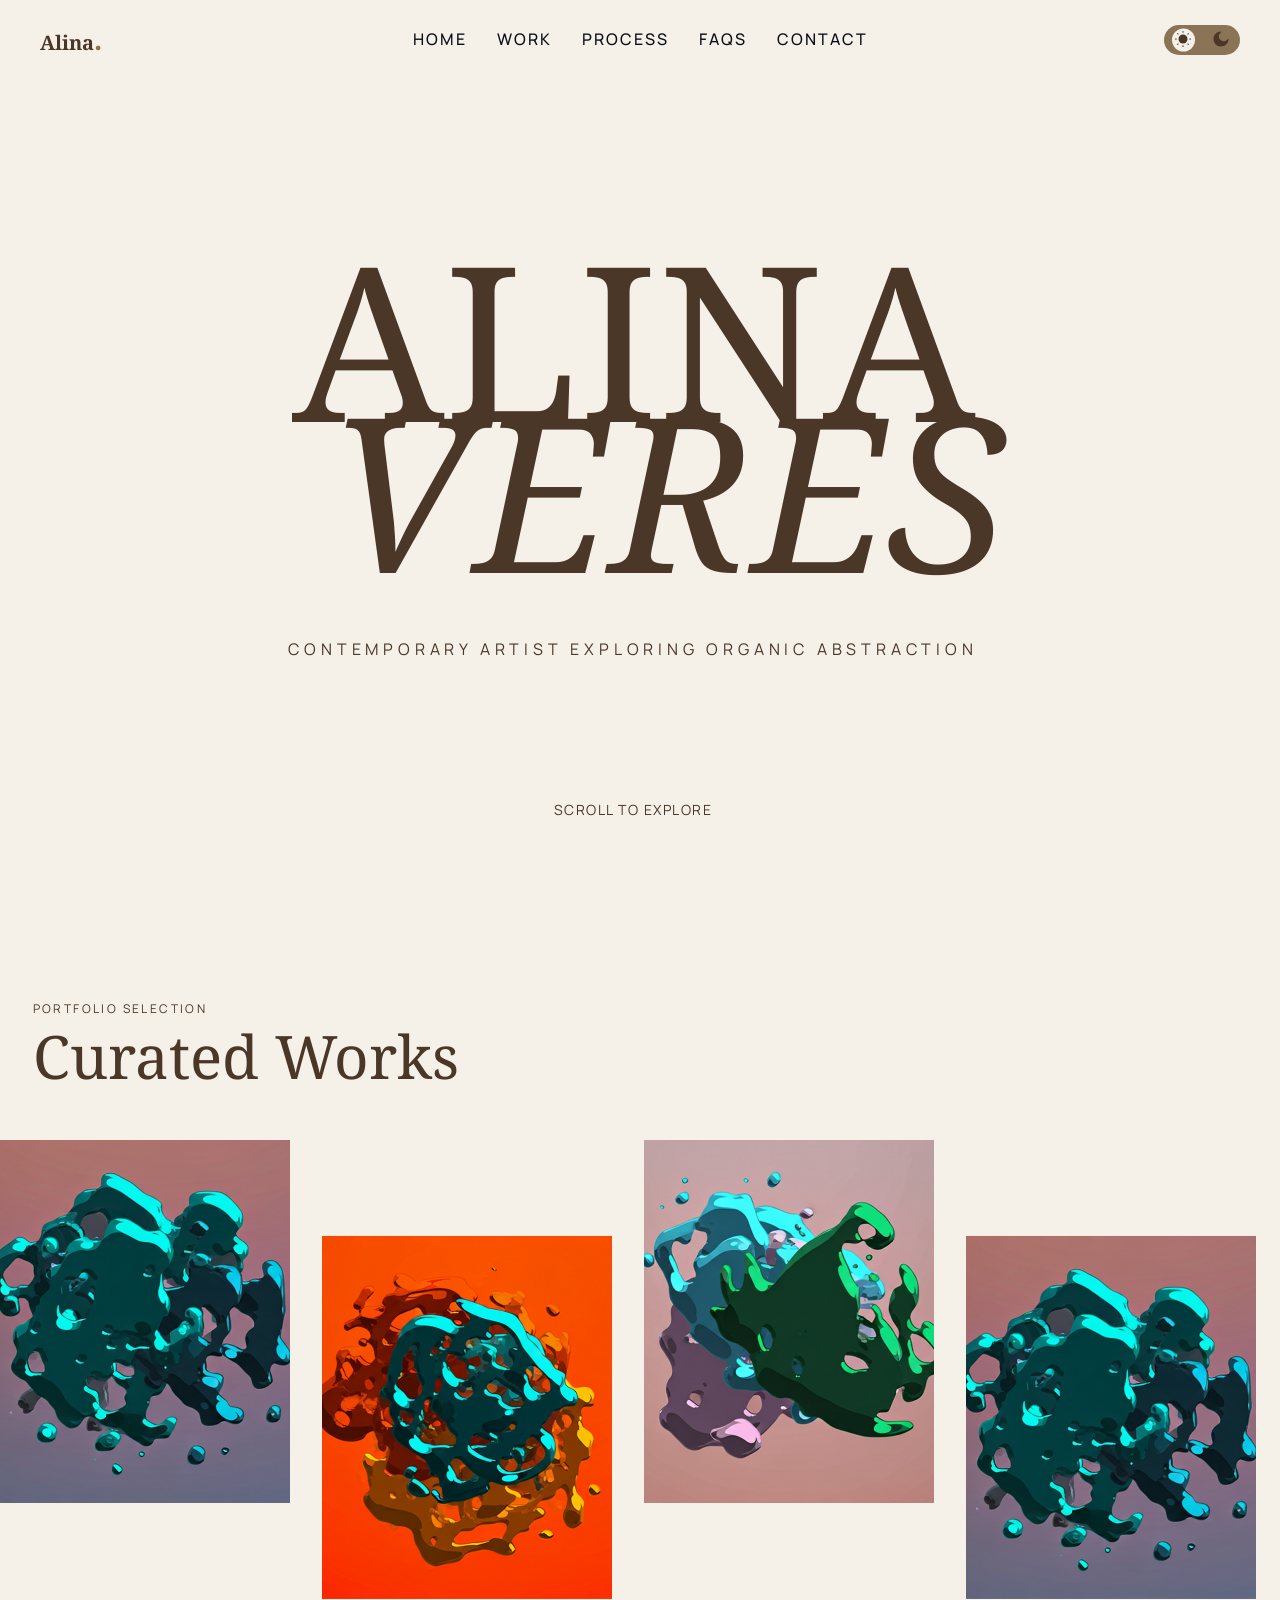
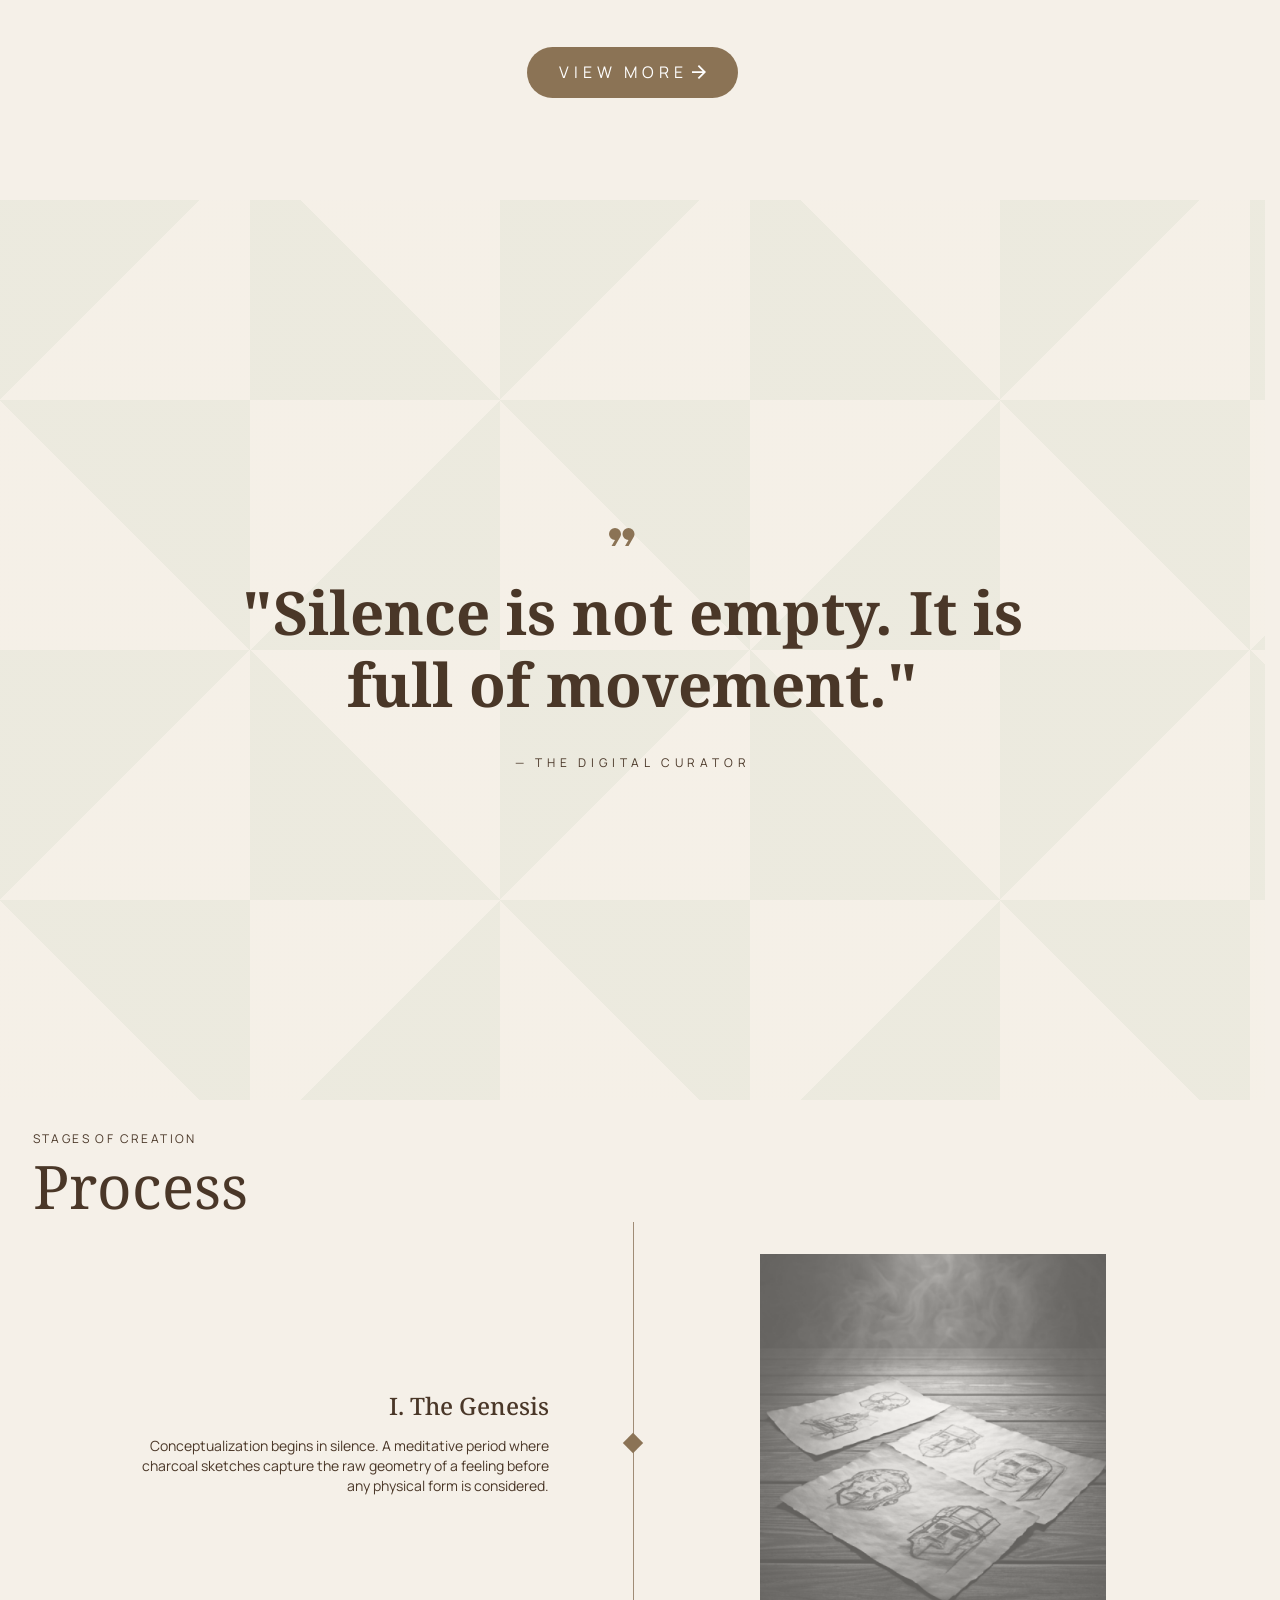
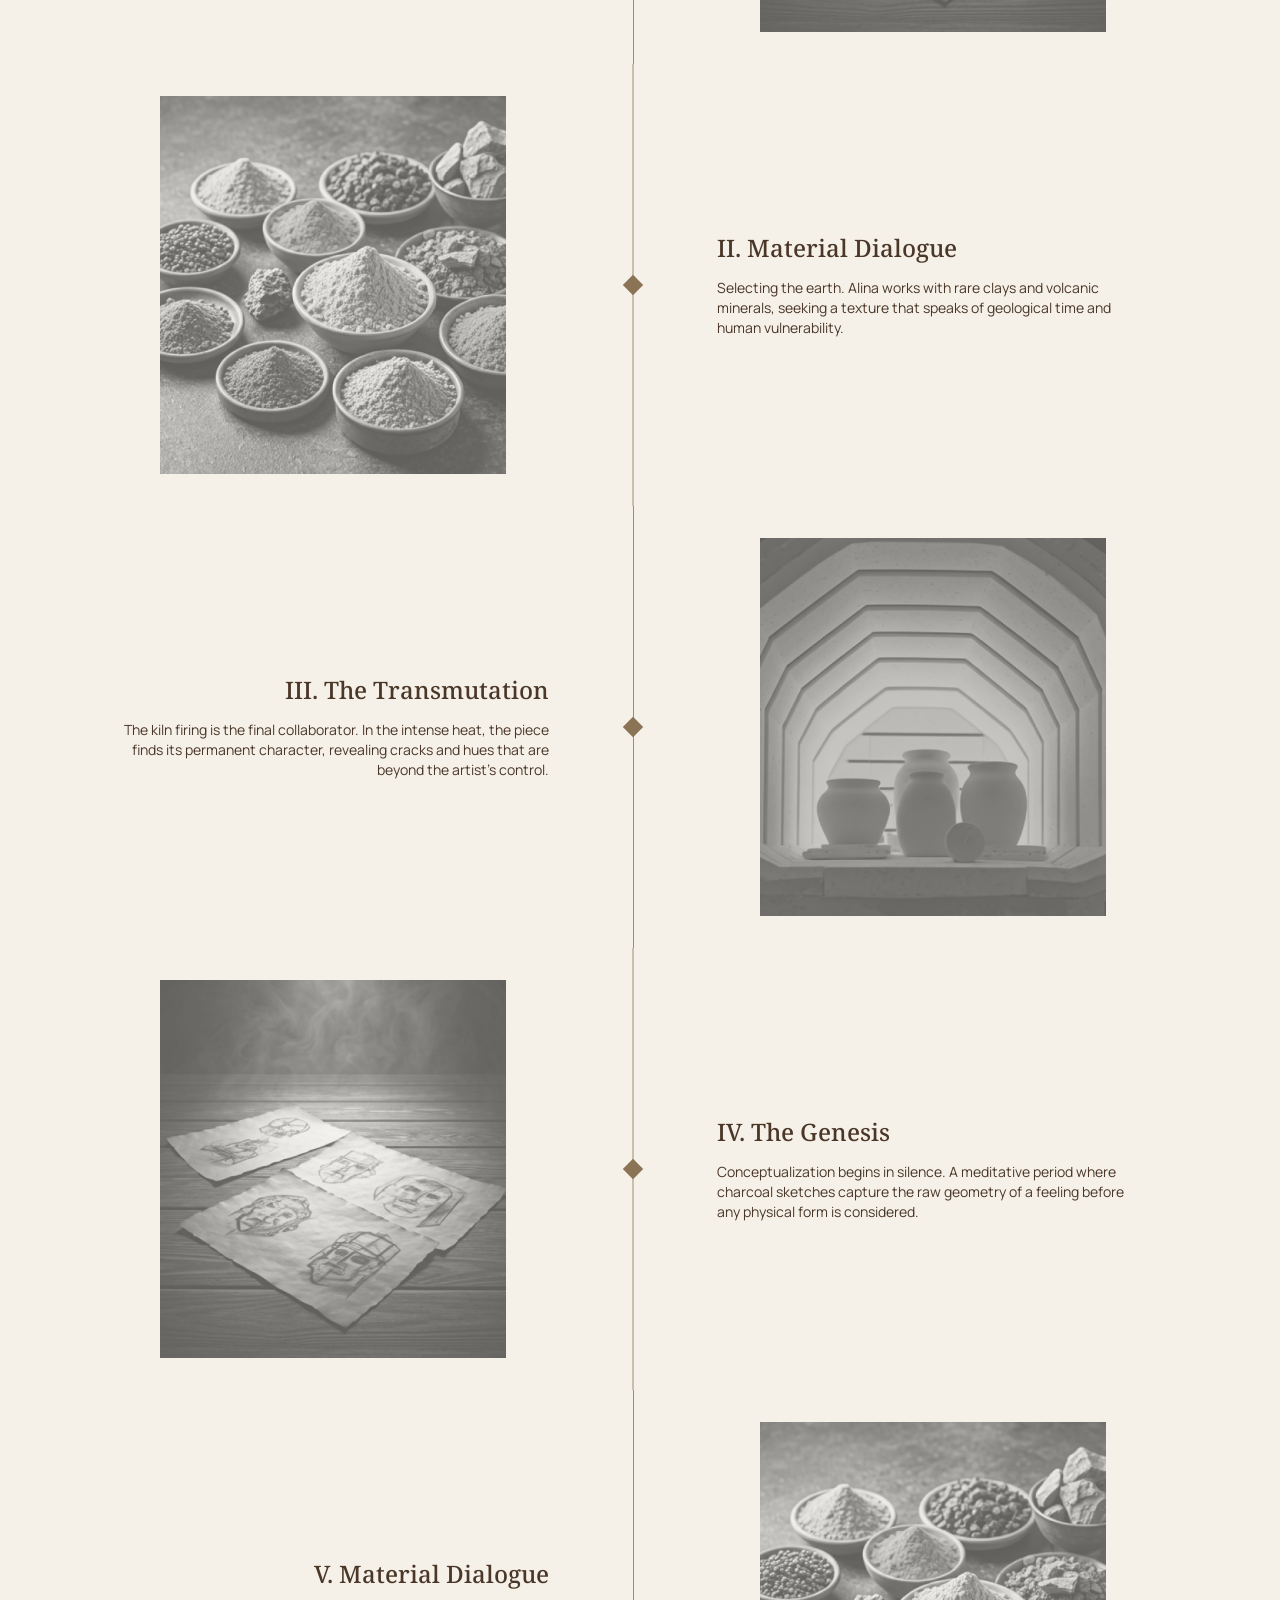
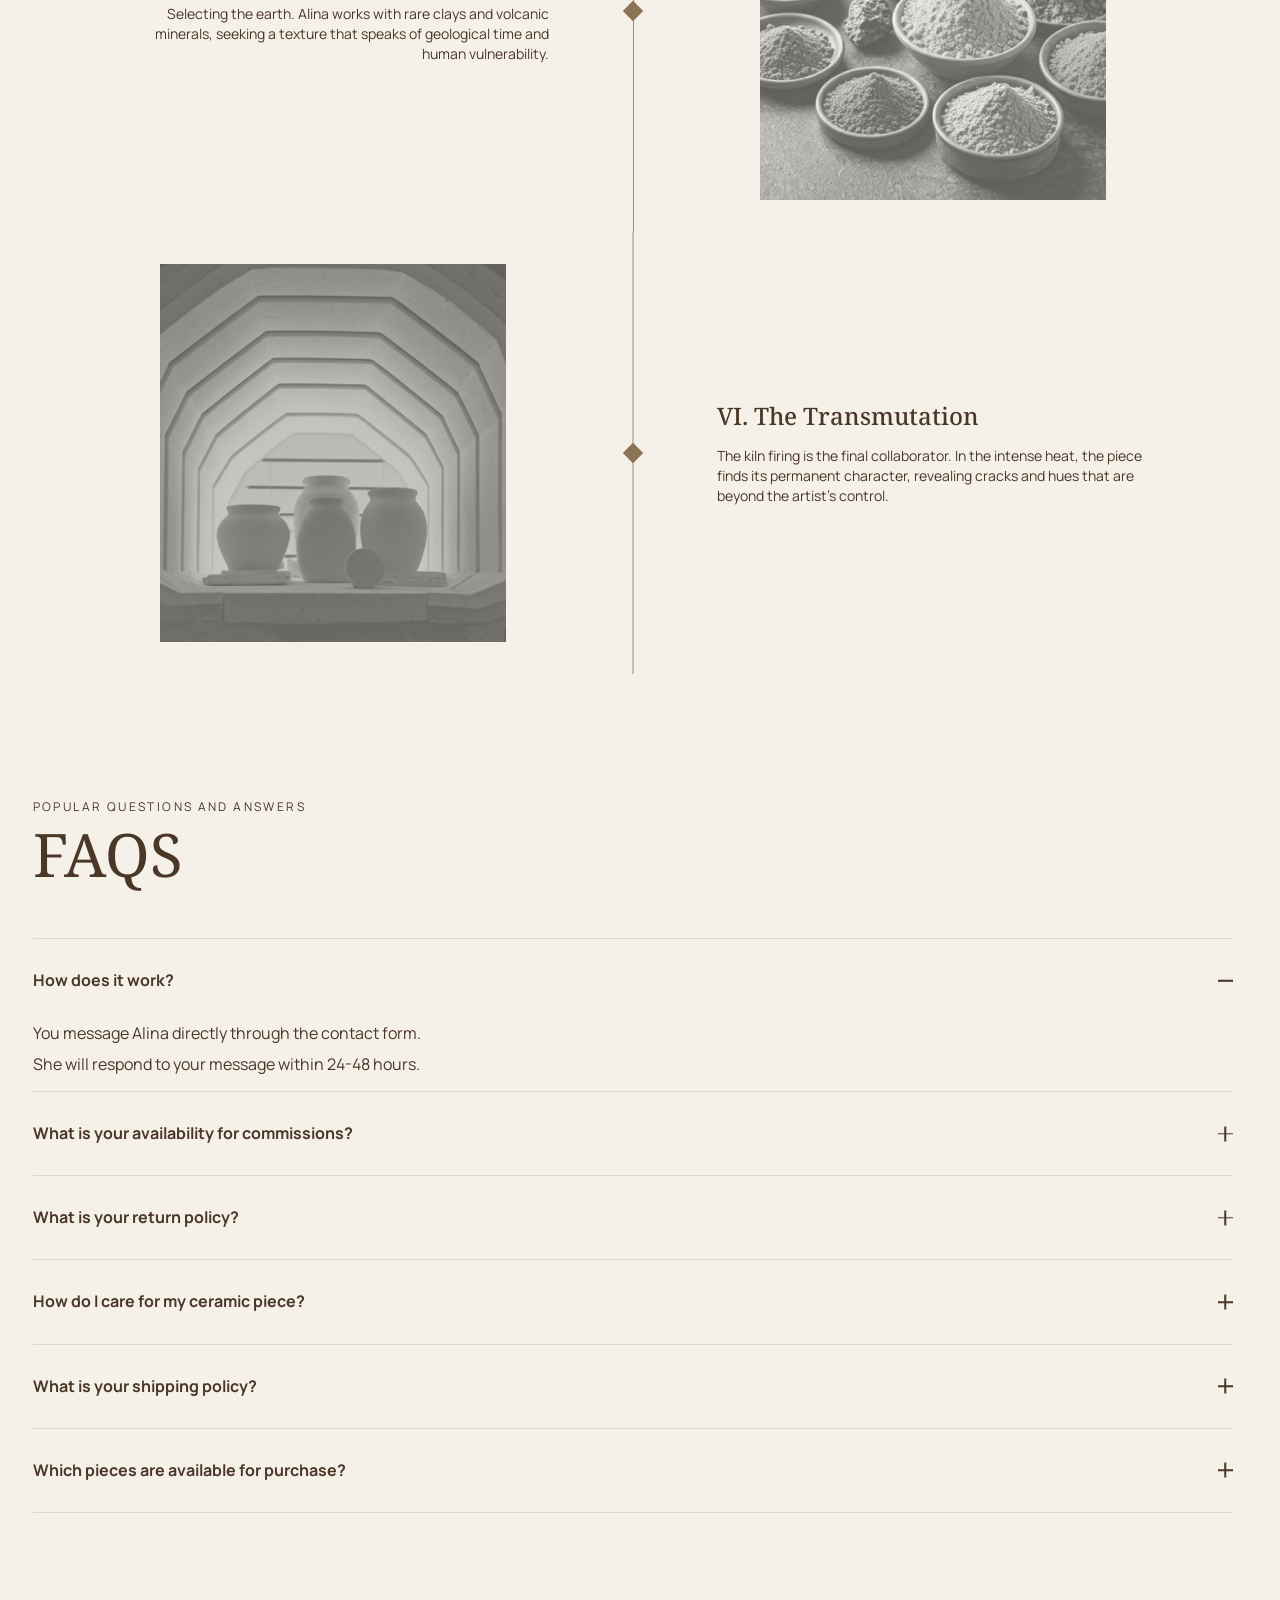
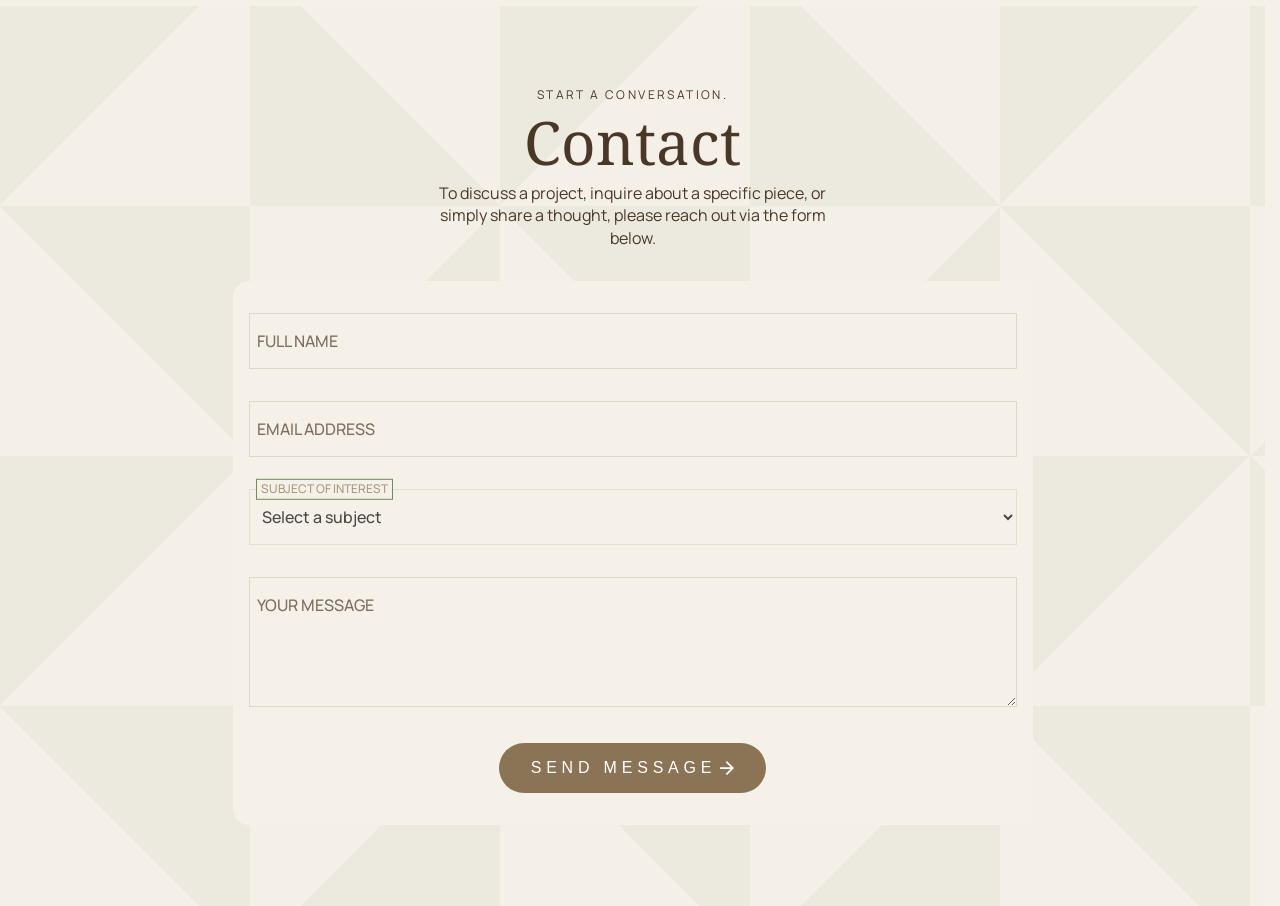
<file: index.html>
<!DOCTYPE html>
<html lang="en">

<head>
	<meta charset="UTF-8">
	<meta name="viewport" content="width=device-width, initial-scale=1.0">
	<link rel="preconnect" href="https://fonts.googleapis.com">
	<link rel="preconnect" href="https://fonts.gstatic.com" crossorigin>
	<link href="https://fonts.googleapis.com/css2?family=Noto%20Serif:wght@400;500;700&display=swap" rel="stylesheet">
	<link href="https://fonts.googleapis.com/css2?family=Manrope:wght@400;500;700&display=swap" rel="stylesheet">
	<link rel="stylesheet" href="styles/main.css">
	<title>Document</title>
</head>

<body>
	<div class="wrapper">
		<header class="header">
			<div class="header__container">
				<a href="#" aria-label="Logotype" class="header__logo"> Alina <span>.</span>
				</a>
				<nav class="header__nav">
					<ul class="header__menu menu">
						<li class="menu__item">
							<a href="#" class="menu__link">Home</a>
						</li>
						<li class="menu__item">
							<a href="#work" class="menu__link">Work</a>
						</li>
						<li class="menu__item">
							<a href="#process" class="menu__link">Process</a>
						</li>
						<li class="menu__item">
							<a href="#faqs" class="menu__link">FAQs</a>
						</li>
						<li class="menu__item">
							<a href="#contact" class="menu__link">Contact</a>
						</li>
					</ul>
				</nav>
				<div class="header__actions actions-header">
					<div class="actions-header__toggle-theme theme-toggle">
						<label tabindex="0" aria-label="Toggle Light Theme">
							<input class="sr-only" name="color-scheme" value="light" type="radio">
							<svg>
								<use xlink:href="assets/svg-sprite.svg#sun"></use>
							</svg>
						</label>
						<label tabindex="0" aria-label="Toggle Dark Theme">
							<input class="sr-only" name="color-scheme" value="dark" type="radio">
							<svg>
								<use xlink:href="assets/svg-sprite.svg#moon"></use>
							</svg>
						</label>
					</div>
				</div>
			</div>
		</header>
		<main>
			<section class="hero">
				<div class="hero__container">
					<div class="hero__body anim" style="--i: 1">
						<h1 class="hero__title">Alina <span>Veres</span></h1>
						<p class="hero__subtitle">CONTEMPORARY ARTIST EXPLORING ORGANIC ABSTRACTION</p>
					</div>
					<a href="#work" class="hero__scroll-link anim" style="--i: 3">Scroll to explore</a>
				</div>
			</section>
			<section id="work" class="work">
				<div class="work__container">
					<div class="heading-block anim">
						<div class="heading-block__label">PORTFOLIO SELECTION</div>
						<h2 class="heading-block__title">Curated Works</h2>
					</div>
				</div>
				<ul class="work__carousel carousel anim">
					<li class="carousel__slide anim" style="--i: 1">
						<div class="carousel__image">
							<img src="assets/img/work/01.jpg" alt="Image 1">
						</div>
					</li>
					<li class="carousel__slide anim" style="--i: 2">
						<div class="carousel__image">
							<img src="assets/img/work/02.jpg" alt="Image 1">
						</div>
					</li>
					<li class="carousel__slide anim" style="--i: 3">
						<div class="carousel__image">
							<img src="assets/img/work/03.jpg" alt="Image 1">
						</div>
					</li>
					<li class="carousel__slide anim" style="--i: 4">
						<div class="carousel__image">
							<img src="assets/img/work/01.jpg" alt="Image 1">
						</div>
					</li>
					<li class="carousel__slide anim" style="--i: 5">
						<div class="carousel__image">
							<img src="assets/img/work/02.jpg" alt="Image 1">
						</div>
					</li>
					<li class="carousel__slide anim" style="--i: 6">
						<div class="carousel__image">
							<img src="assets/img/work/03.jpg" alt="Image 1">
						</div>
					</li>
					<li class="carousel__slide anim" style="--i: 7">
						<div class="carousel__image">
							<img src="assets/img/work/01.jpg" alt="Image 1">
						</div>
					</li>
					<li class="carousel__slide anim" style="--i: 8">
						<div class="carousel__image">
							<img src="assets/img/work/02.jpg" alt="Image 1">
						</div>
					</li>
					<li class="carousel__slide anim" style="--i: 9">
						<div class="carousel__image">
							<img src="assets/img/work/03.jpg" alt="Image 1">
						</div>
					</li>
				</ul>
				<a href="work.html" class="work__link button anim"> View more <svg>
						<use class="icon" xlink:href="assets/svg-sprite.svg#chevron"></use>
					</svg>
				</a>
			</section>
			<section class="quote quote--gradient-bg">
				<div class="quote__container">
					<svg class="anim">
						<use xlink:href="assets/svg-sprite.svg#quote"></use>
					</svg>
					<blockquote class="quote__body">
						<h2 class="anim">"Silence is not empty. It is full of movement."</h2>
						<cite class="quote__author anim">— THE DIGITAL CURATOR</cite>
					</blockquote>
				</div>
			</section>
			<section id="process" class="process">
				<div class="process__container">
					<div class="heading-block anim">
						<div class="heading-block__label">STAGES OF CREATION</div>
						<h2 class="heading-block__title">Process</h2>
					</div>
					<ul class="process__steps steps-process">
						<li class="steps-process__item" data-step="1">
							<div class="steps-process__content anim">
								<h3 class="steps-process__title">The Genesis</h3>
								<div class="step-process__desc">
									<p>Conceptualization begins in silence. A meditative period where charcoal sketches capture the raw geometry of a feeling before any physical form is considered.</p>
								</div>
							</div>
							<div class="steps-process__image anim">
								<img src="assets/img/process/01.png" alt="The Genesis">
							</div>
						</li>
						<li class="steps-process__item" data-step="2">
							<div class="steps-process__content anim">
								<h3 class="steps-process__title">Material Dialogue</h3>
								<div class="step-process__desc">
									<p>Selecting the earth. Alina works with rare clays and volcanic minerals, seeking a texture that speaks of geological time and human vulnerability. </p>
								</div>
							</div>
							<div class="steps-process__image anim">
								<img src="assets/img/process/02.png" alt="Material Dialogue">
							</div>
						</li>
						<li class="steps-process__item" data-step="3">
							<div class="steps-process__content anim">
								<h3 class="steps-process__title">The Transmutation</h3>
								<div class="step-process__desc">
									<p>The kiln firing is the final collaborator. In the intense heat, the piece finds its permanent character, revealing cracks and hues that are beyond the artist's control. </p>
								</div>
							</div>
							<div class="steps-process__image anim">
								<img src="assets/img/process/03.png" alt="The Transmutation">
							</div>
						</li>
						<li class="steps-process__item" data-step="4">
							<div class="steps-process__content anim">
								<h3 class="steps-process__title">The Genesis</h3>
								<div class="step-process__desc">
									<p>Conceptualization begins in silence. A meditative period where charcoal sketches capture the raw geometry of a feeling before any physical form is considered.</p>
								</div>
							</div>
							<div class="steps-process__image anim">
								<img src="assets/img/process/01.png" alt="The Genesis">
							</div>
						</li>
						<li class="steps-process__item" data-step="5">
							<div class="steps-process__content anim">
								<h3 class="steps-process__title">Material Dialogue</h3>
								<div class="step-process__desc">
									<p>Selecting the earth. Alina works with rare clays and volcanic minerals, seeking a texture that speaks of geological time and human vulnerability. </p>
								</div>
							</div>
							<div class="steps-process__image anim">
								<img src="assets/img/process/02.png" alt="Material Dialogue">
							</div>
						</li>
						<li class="steps-process__item" data-step="6">
							<div class="steps-process__content anim">
								<h3 class="steps-process__title">The Transmutation</h3>
								<div class="step-process__desc">
									<p>The kiln firing is the final collaborator. In the intense heat, the piece finds its permanent character, revealing cracks and hues that are beyond the artist's control. </p>
								</div>
							</div>
							<div class="steps-process__image anim">
								<img src="assets/img/process/03.png" alt="The Transmutation">
							</div>
						</li>
					</ul>
				</div>
			</section>
			<section id="faqs" class="faqs">
				<div class="faqs__container">
					<div class="heading-block anim">
						<div class="heading-block__label">Popular questions and answers</div>
						<h2 class="heading-block__title">FAQS</h2>
					</div>
					<div class="faqs__body">
						<details name="faq" open class="faq anim">
							<summary class="faq__summary">How does it work?</summary>
							<div class="faq__content">
								<p>You message Alina directly through the contact form.</p>
								<p>She will respond to your message within 24-48 hours.</p>
							</div>
						</details>
						<details name="faq" open class="faq anim">
							<summary class="faq__summary">What is your availability for commissions?</summary>
							<div class="faq__content">
								<p>Alina's availability for commissions varies based on her current schedule and project commitments. Please reach out through the contact form to discuss potential opportunities and timelines.</p>
							</div>
						</details>
						<details name="faq" open class="faq anim">
							<summary class="faq__summary">What is your return policy?</summary>
							<div class="faq__content">
								<p>Due to the nature of handmade ceramic pieces, all sales are final. Please ensure you are satisfied with the piece before making a purchase.</p>
							</div>
						</details>
						<details name="faq" open class="faq anim">
							<summary class="faq__summary">How do I care for my ceramic piece?</summary>
							<div class="faq__content">
								<p>Handmade ceramic pieces should be handled with care. Avoid exposing them to extreme temperatures or direct sunlight. Clean them gently with a soft, dry cloth.</p>
							</div>
						</details>
						<details name="faq" open class="faq anim">
							<summary class="faq__summary">What is your shipping policy?</summary>
							<div class="faq__content">
								<p>Shipping costs and delivery times may vary based on your location and the size of your order. Please contact us for more information.</p>
							</div>
						</details>
						<details name="faq" open class="faq anim">
							<summary class="faq__summary">Which pieces are available for purchase?</summary>
							<div class="faq__content">
								<p>We have a variety of handmade ceramic pieces available for purchase at any given time. Please check back regularly as new pieces are added.</p>
							</div>
						</details>
					</div>
				</div>
			</section>
			<section id="contact" class="contact contact--gradient-bg">
				<div class="contact__container">
					<div class="contact__heading heading-block heading-block--center anim">
						<div class="heading-block__label">Start a conversation.</div>
						<h2 class="heading-block__title">Contact</h2>
						<div class="heading-block__text">
							<p>To discuss a project, inquire about a specific piece, or simply share a thought, please reach out via the form below.</p>
						</div>
					</div>
					<form id="contact-form" action="contact-confirm.html" method="get" action="" class="contact__form form">
						<div class="form__group anim">
							<input type="text" id="name" name="name" class="form__input form-item" placeholder=" " required>
							<label for="name" class="form__label"><span>FULL NAME</span></label>
						</div>
						<div class="form__group anim">
							<input type="email" id="email" name="email" class="form__input form-item" placeholder=" " required>
							<label for="email" class="form__label"><span>EMAIL ADDRESS</span></label>
						</div>
						<div class="form__group anim">
							<select id="subject" placeholder=" " name="subject" class="form__select form-item" required>
								<button>
									<selectedcontent></selectedcontent>
									<span class="arrow"></span>
								</button>
								<option value="" disabled selected hidden>Select a subject</option>
								<option value="inquiry">General Inquiry</option>
								<option value="collaboration">Collaboration Opportunity</option>
								<option value="exhibition">Exhibition Proposal</option>
								<option value="other">Other</option>
							</select>
							<label for="subject" class="form__label"><span>SUBJECT OF INTEREST</span></label>
						</div>
						<div class="form__group anim">
							<textarea id="message" name="message" class="form__textarea form-item" rows="5" placeholder=" " required></textarea>
							<label for="message" class="form__label"><span>YOUR MESSAGE</span></label>
						</div>
						<button type="submit" form="contact-form" class="form__submit button anim"> Send Message <svg>
								<use class="icon" xlink:href="assets/svg-sprite.svg#chevron"></use>
							</svg>
						</button>
					</form>
				</div>
			</section>
		</main>
	</div>
</body>

</html>
</file>
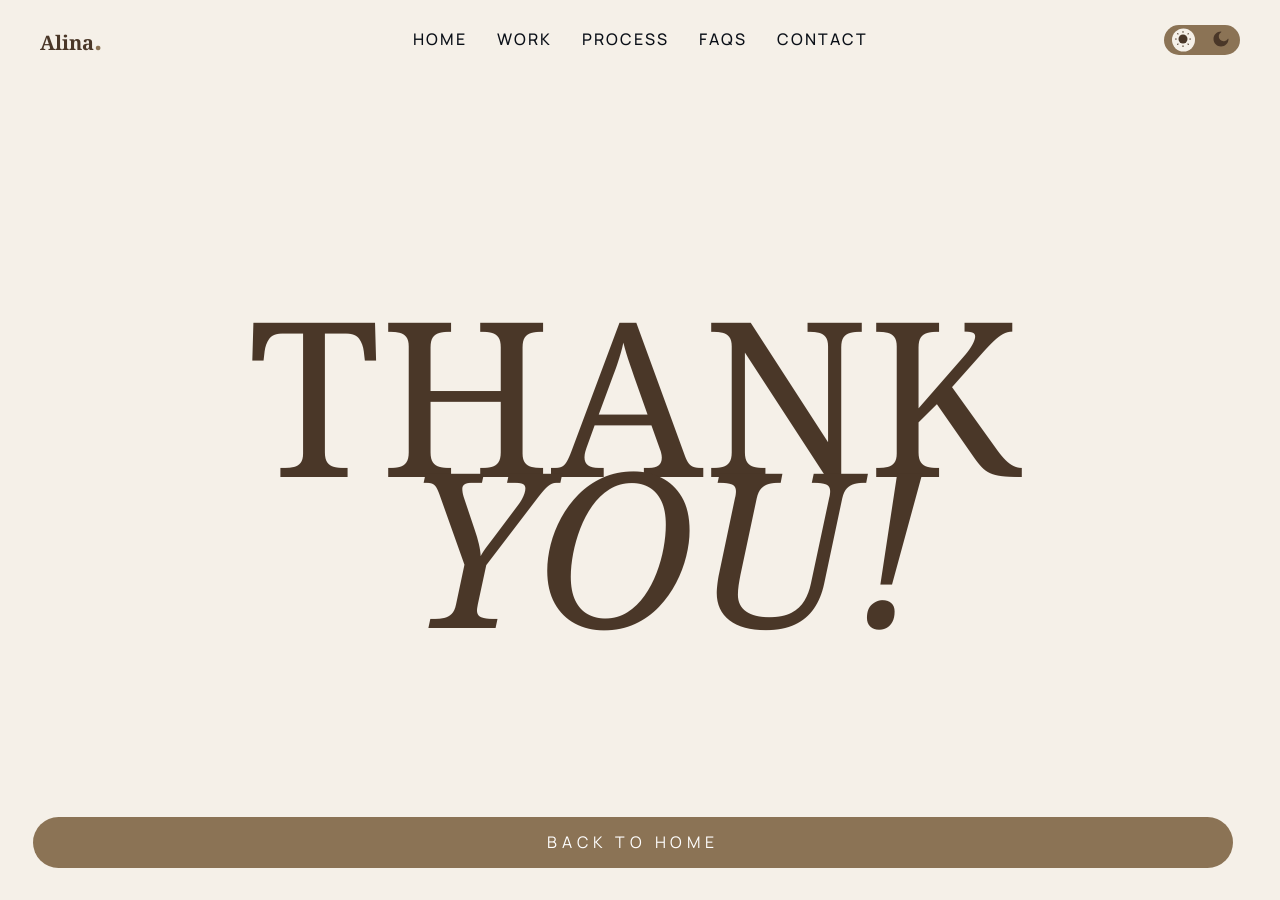
<file: contact-confirm.html>
<!DOCTYPE html>
<html lang="en">

<head>
	<meta charset="UTF-8">
	<meta name="viewport" content="width=device-width, initial-scale=1.0">
	<link rel="preconnect" href="https://fonts.googleapis.com">
	<link rel="preconnect" href="https://fonts.gstatic.com" crossorigin>
	<link href="https://fonts.googleapis.com/css2?family=Noto%20Serif:wght@400;500;700&display=swap" rel="stylesheet">
	<link href="https://fonts.googleapis.com/css2?family=Manrope:wght@400;500;700&display=swap" rel="stylesheet">
	<link rel="stylesheet" href="styles/main.css">
	<title>Document</title>
</head>

<body>
	<div class="wrapper">
		<header class="header">
			<div class="header__container">
				<a href="#" aria-label="Logotype" class="header__logo"> Alina <span>.</span>
				</a>
				<nav class="header__nav">
					<ul class="header__menu menu">
						<li class="menu__item">
							<a href="#" class="menu__link">Home</a>
						</li>
						<li class="menu__item">
							<a href="#work" class="menu__link">Work</a>
						</li>
						<li class="menu__item">
							<a href="#process" class="menu__link">Process</a>
						</li>
						<li class="menu__item">
							<a href="#faqs" class="menu__link">FAQs</a>
						</li>
						<li class="menu__item">
							<a href="#contact" class="menu__link">Contact</a>
						</li>
					</ul>
				</nav>
				<div class="header__actions actions-header">
					<div class="actions-header__toggle-theme theme-toggle">
						<label tabindex="0" aria-label="Toggle Light Theme">
							<input class="sr-only" name="color-scheme" value="light" type="radio">
							<svg>
								<use xlink:href="assets/svg-sprite.svg#sun"></use>
							</svg>
						</label>
						<label tabindex="0" aria-label="Toggle Dark Theme">
							<input class="sr-only" name="color-scheme" value="dark" type="radio">
							<svg>
								<use xlink:href="assets/svg-sprite.svg#moon"></use>
							</svg>
						</label>
					</div>
				</div>
			</div>
		</header>
		<main>
			<section class="hero">
				<div class="hero__container">
					<div class="hero__body anim">
						<h1 class="hero__title">Thank <span>you!</span></h1>
					</div>
					<a href="index.html" class="hero__button button anim">Back to home</a>
				</div>
			</section>
		</main>
	</div>
</body>

</html>
</file>
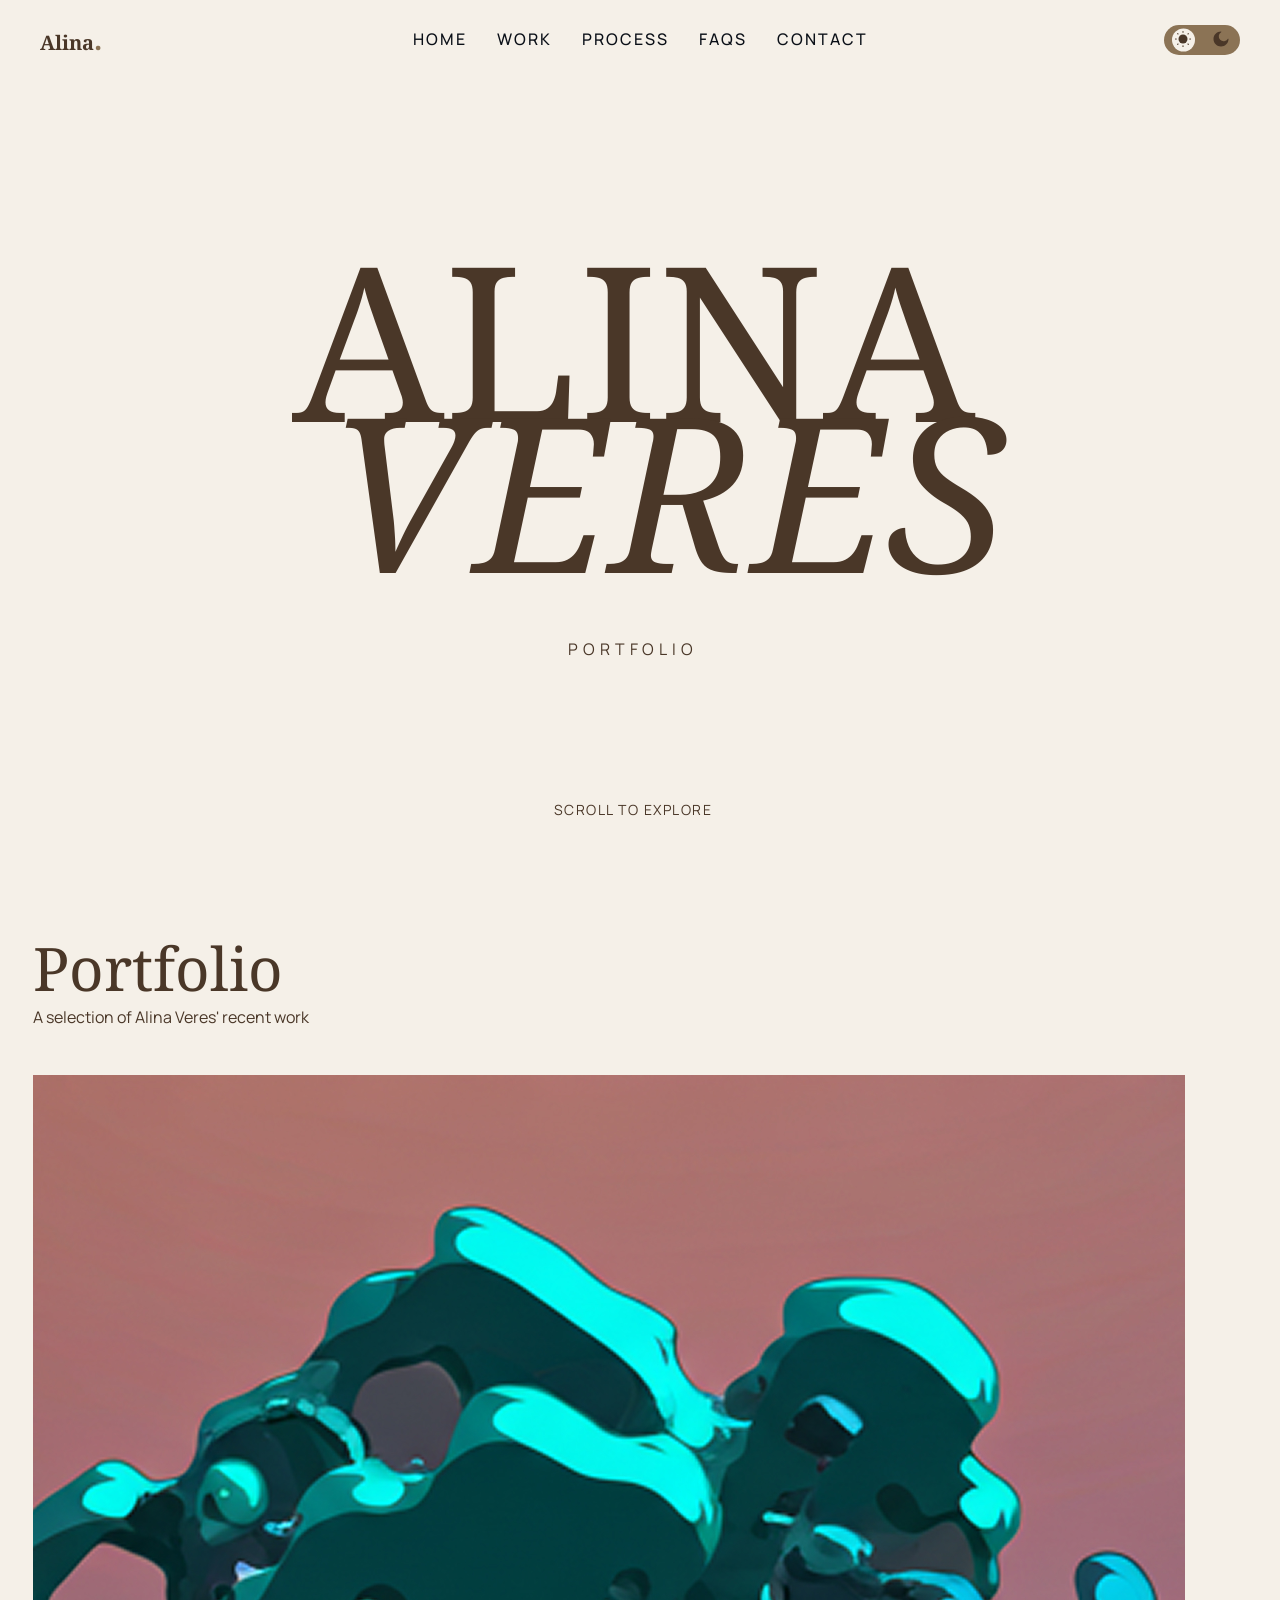
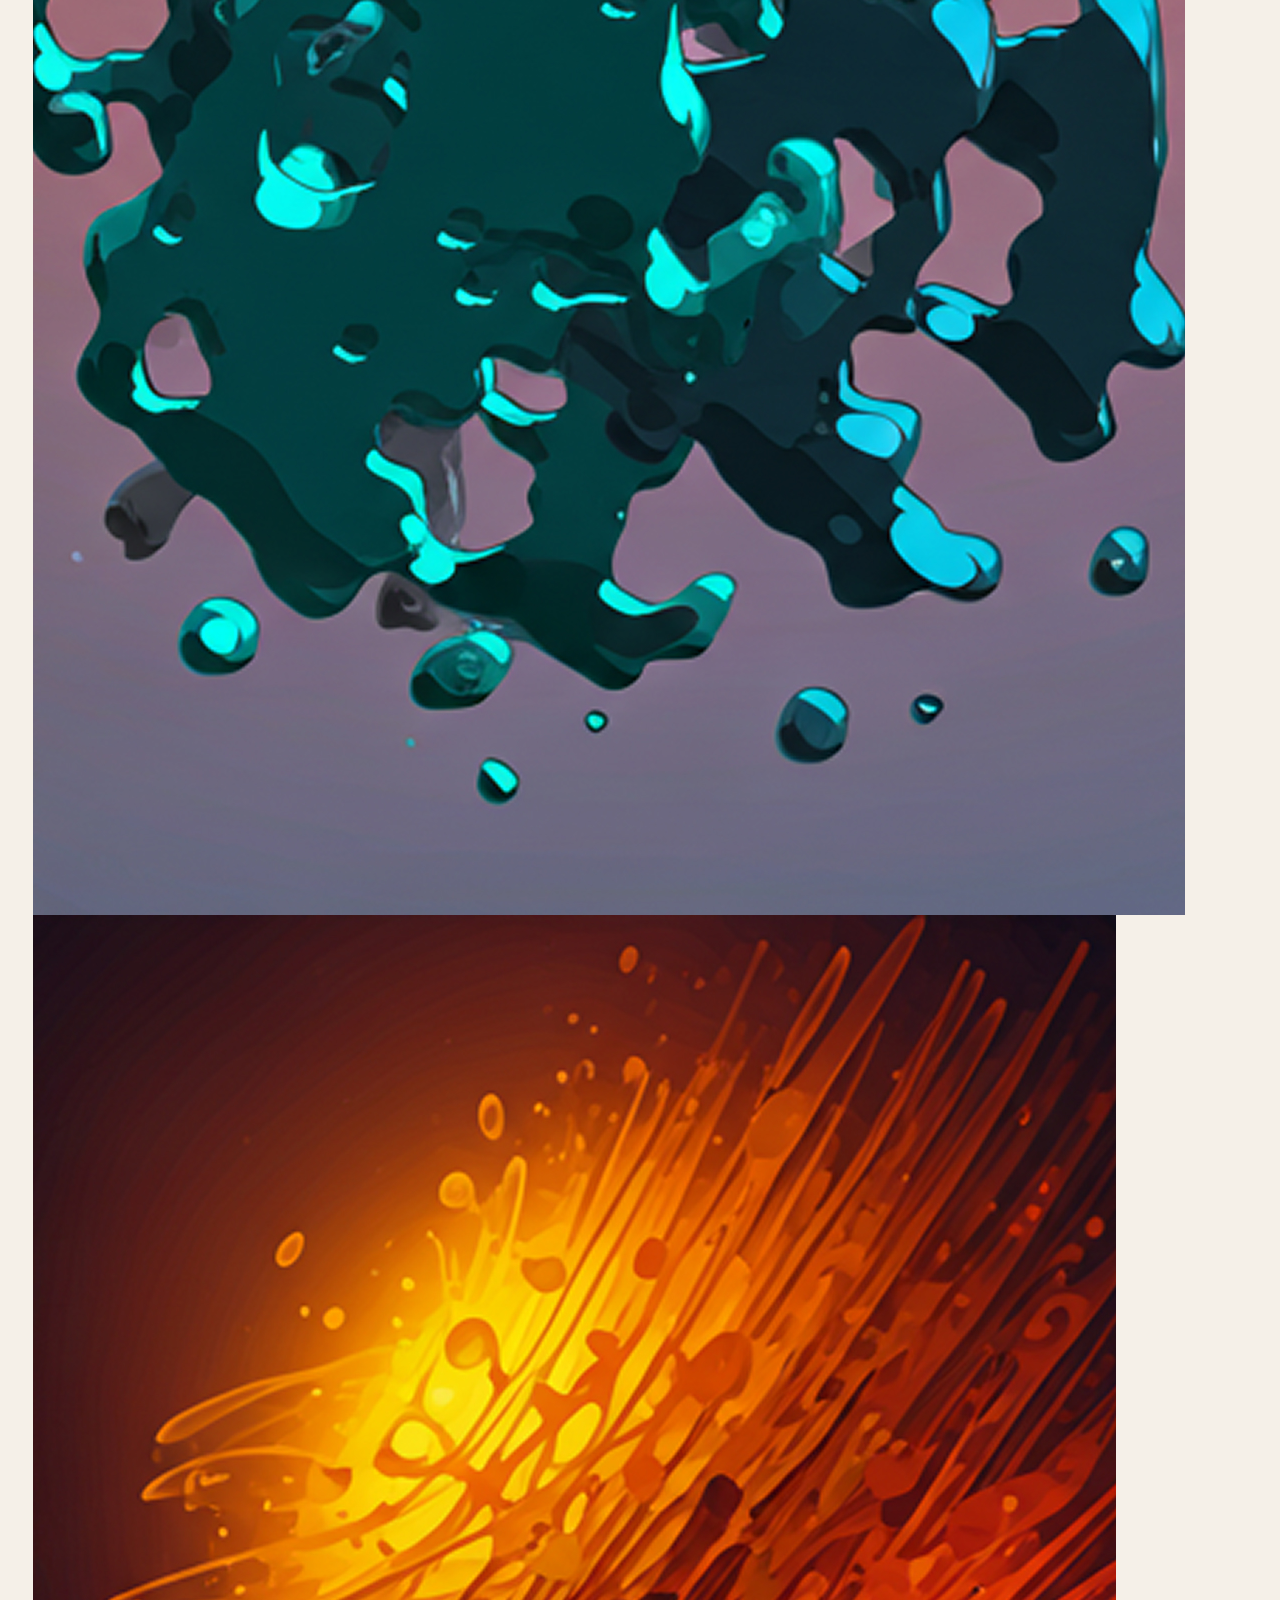
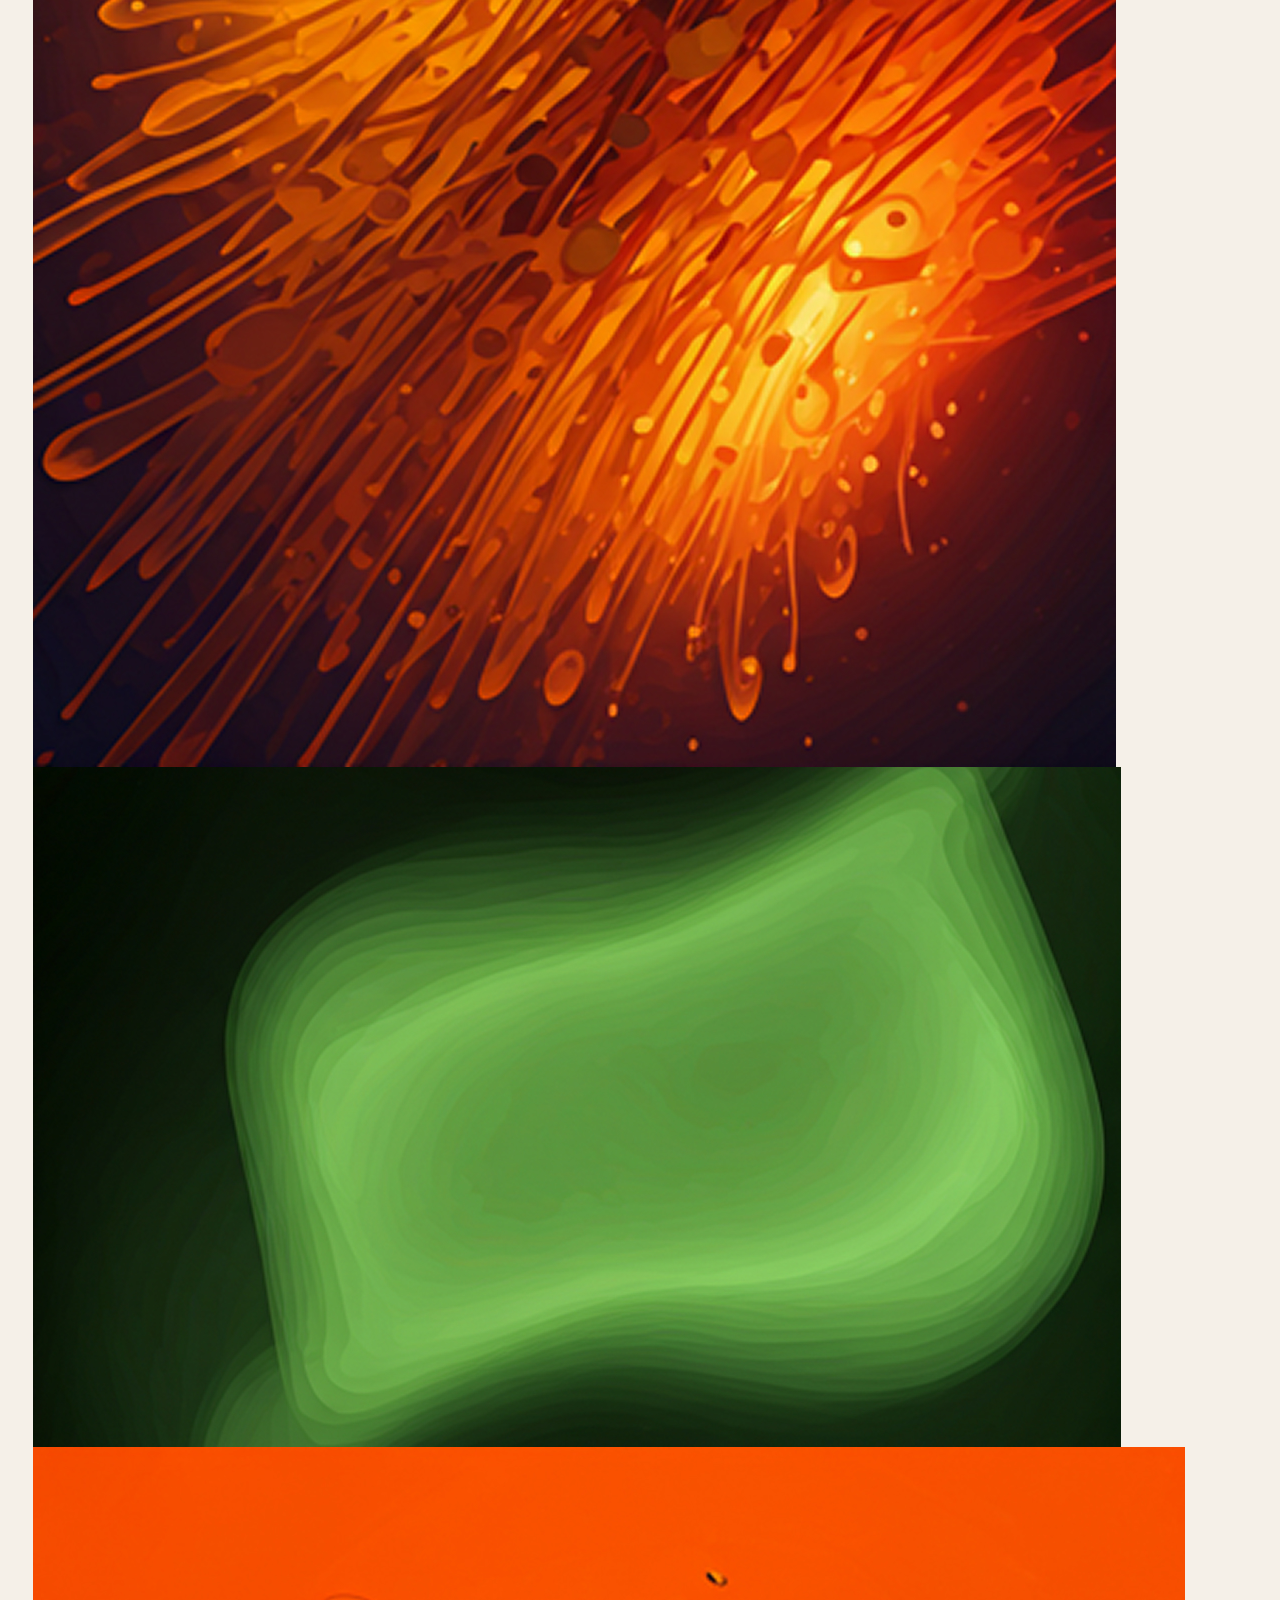
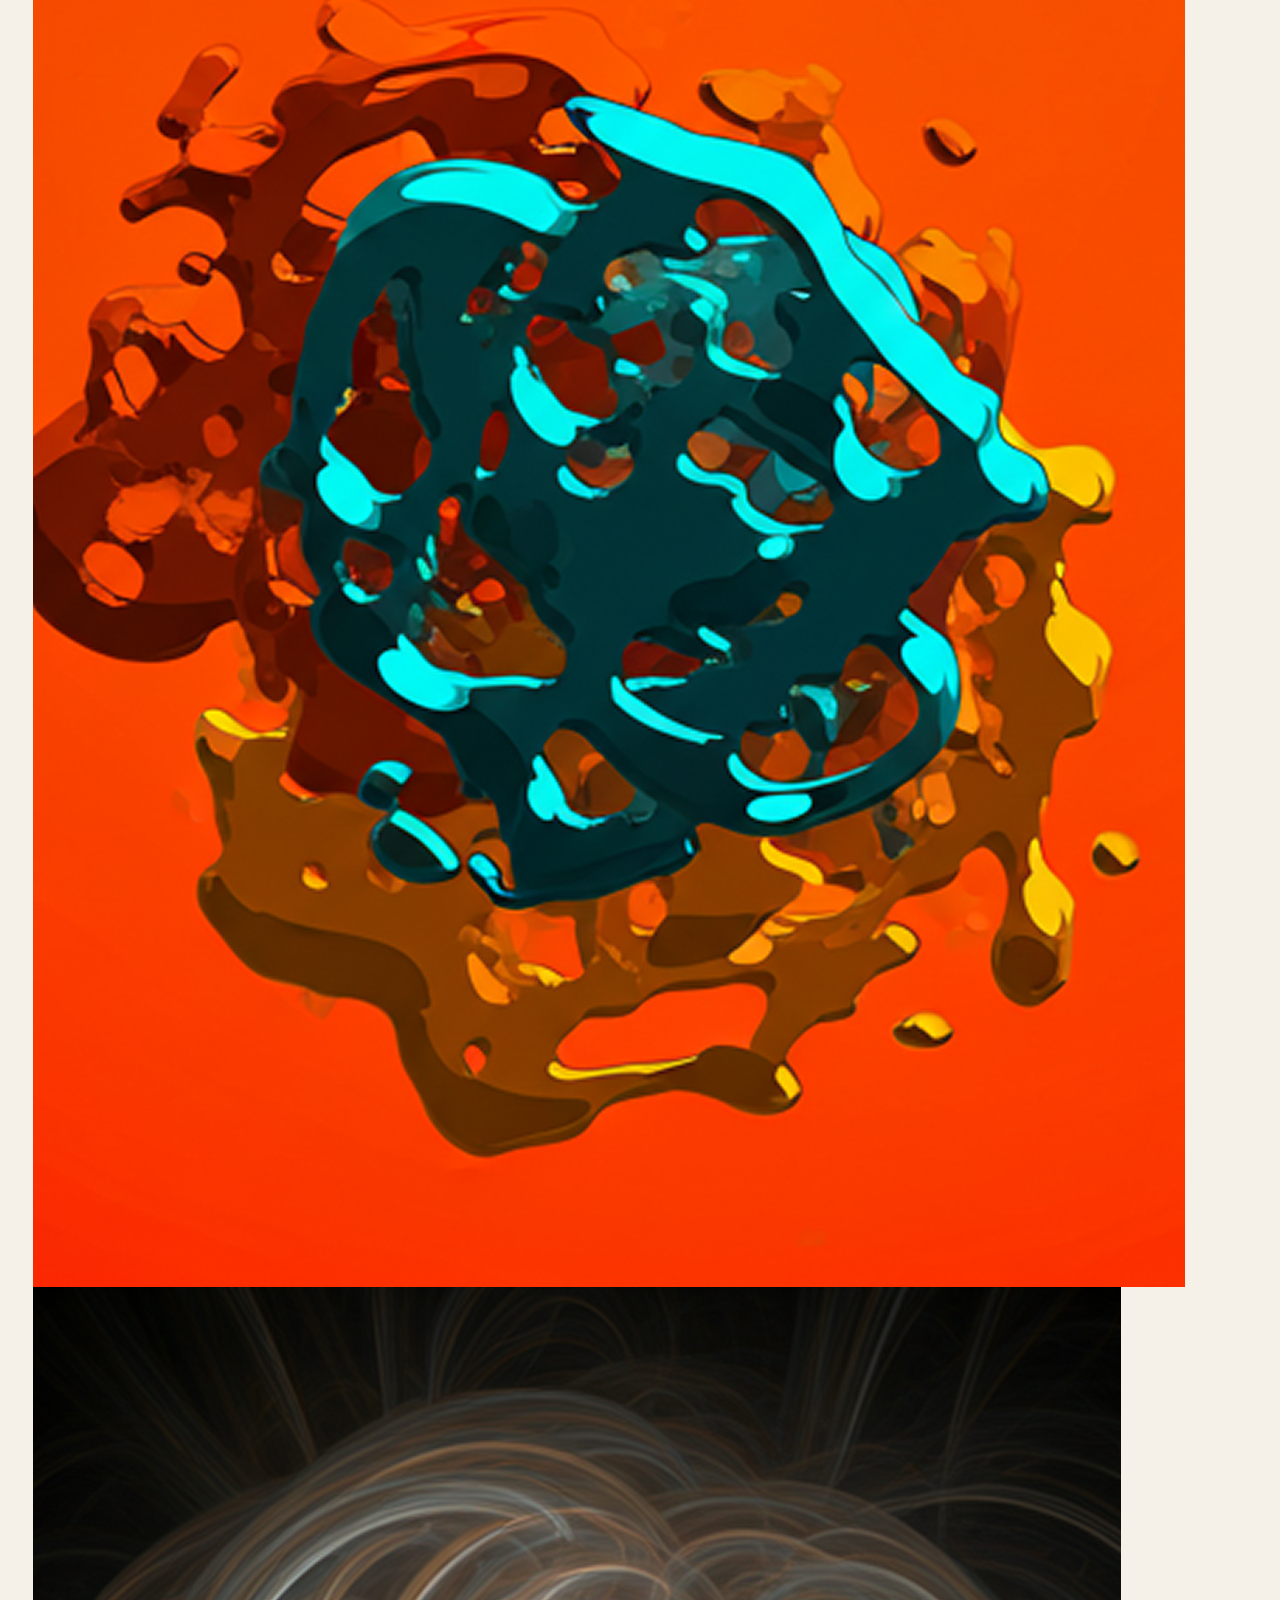
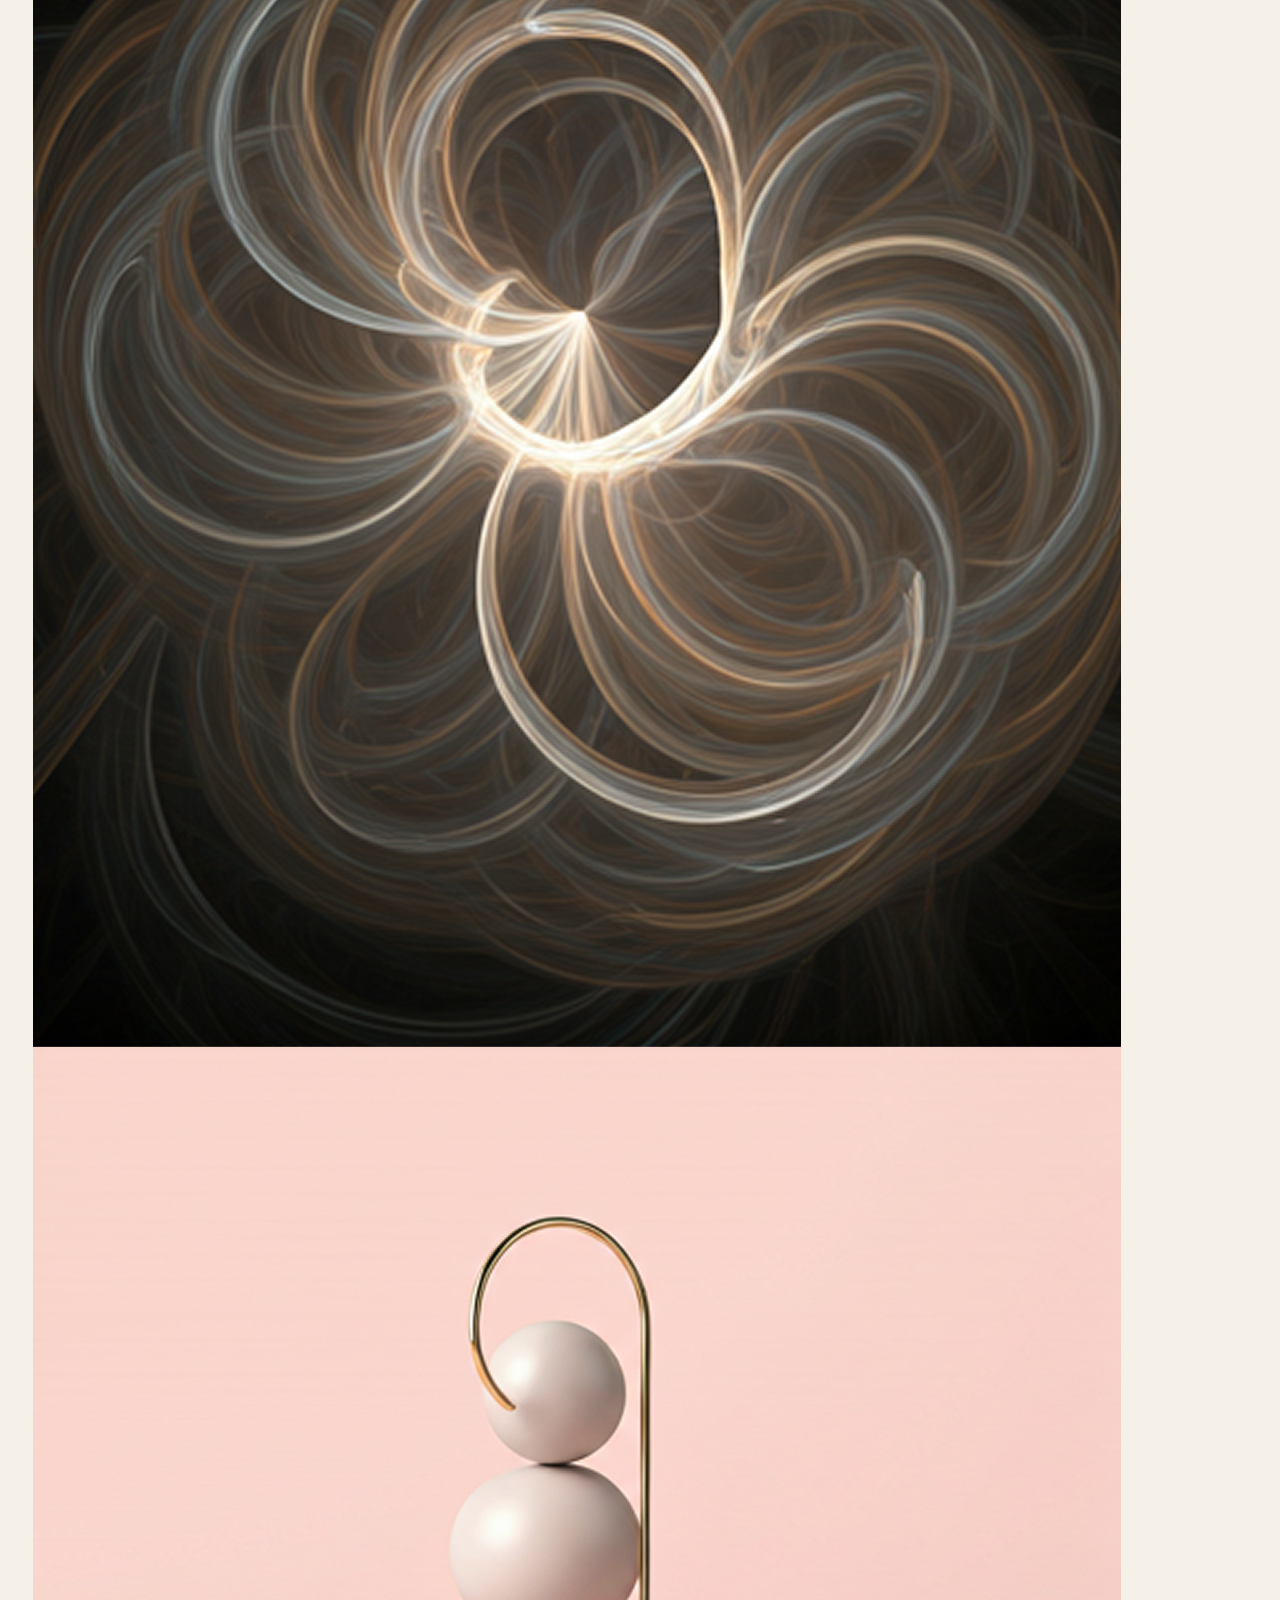
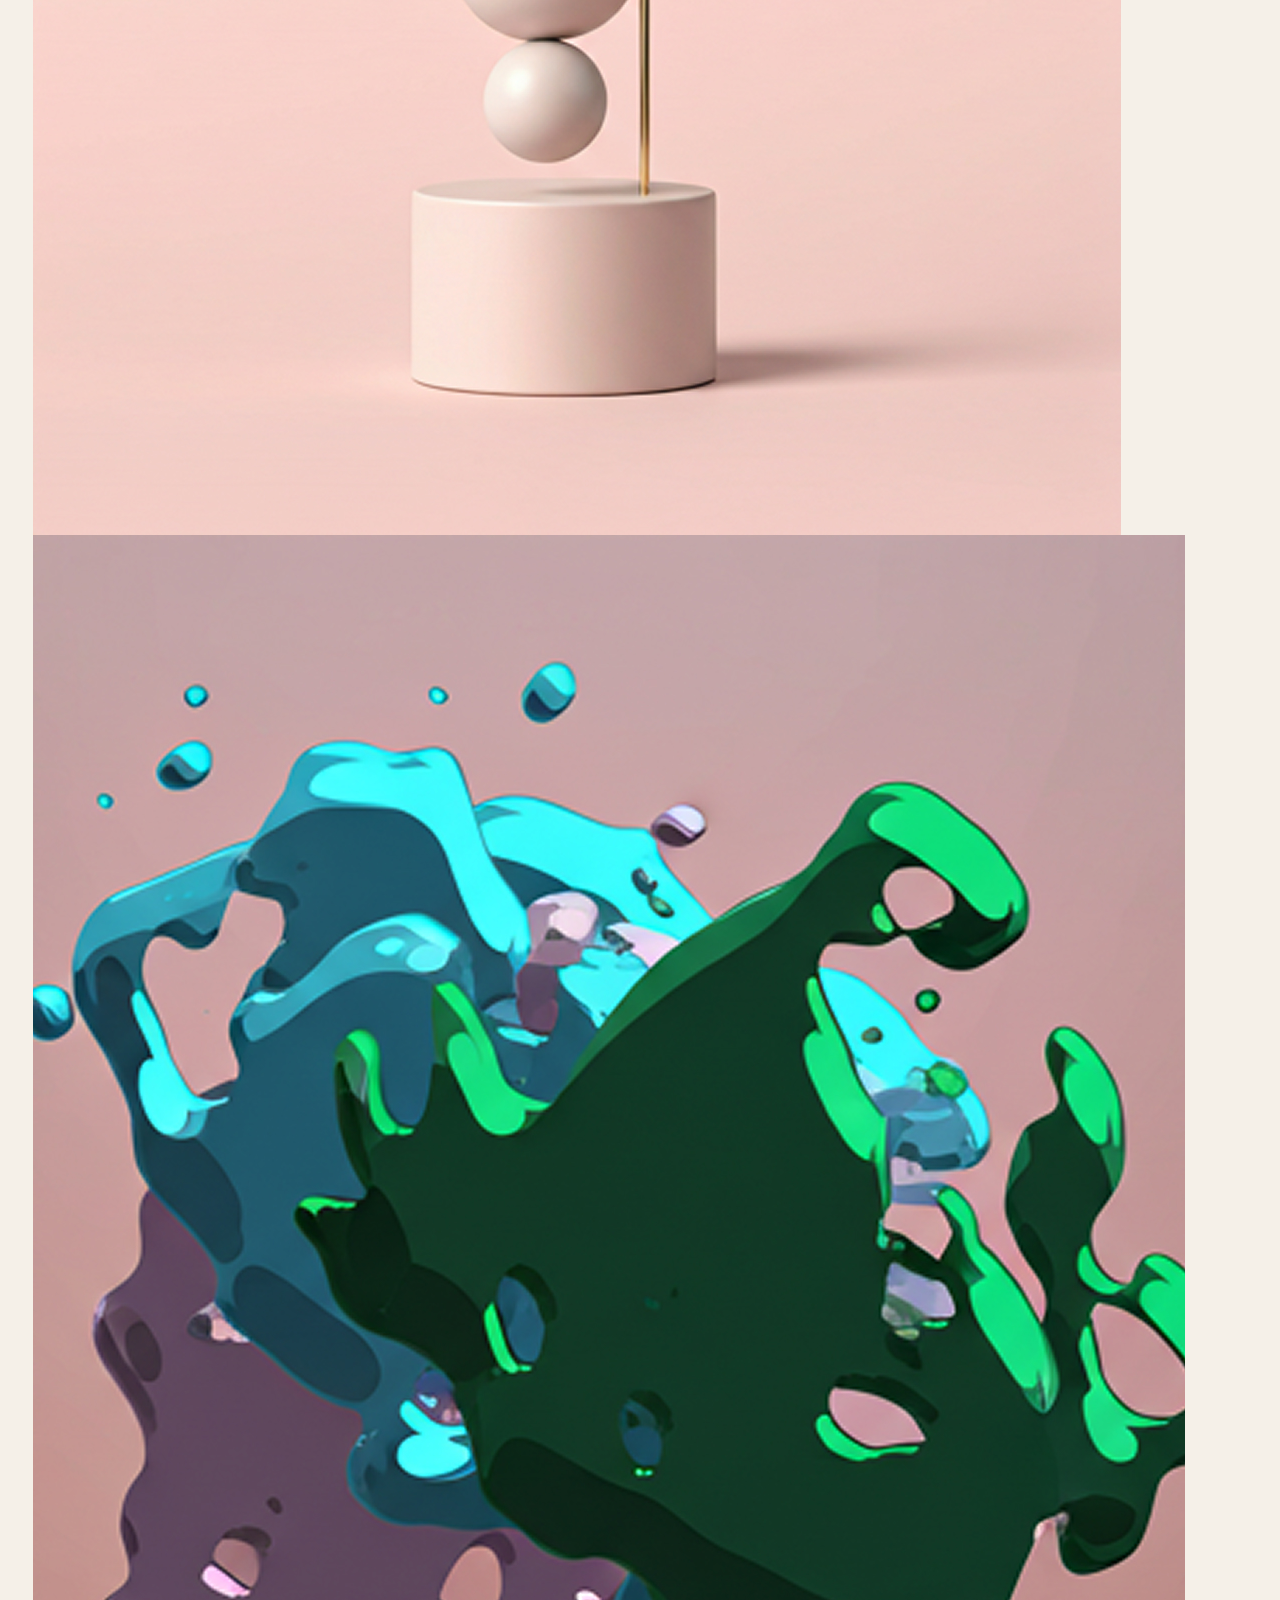
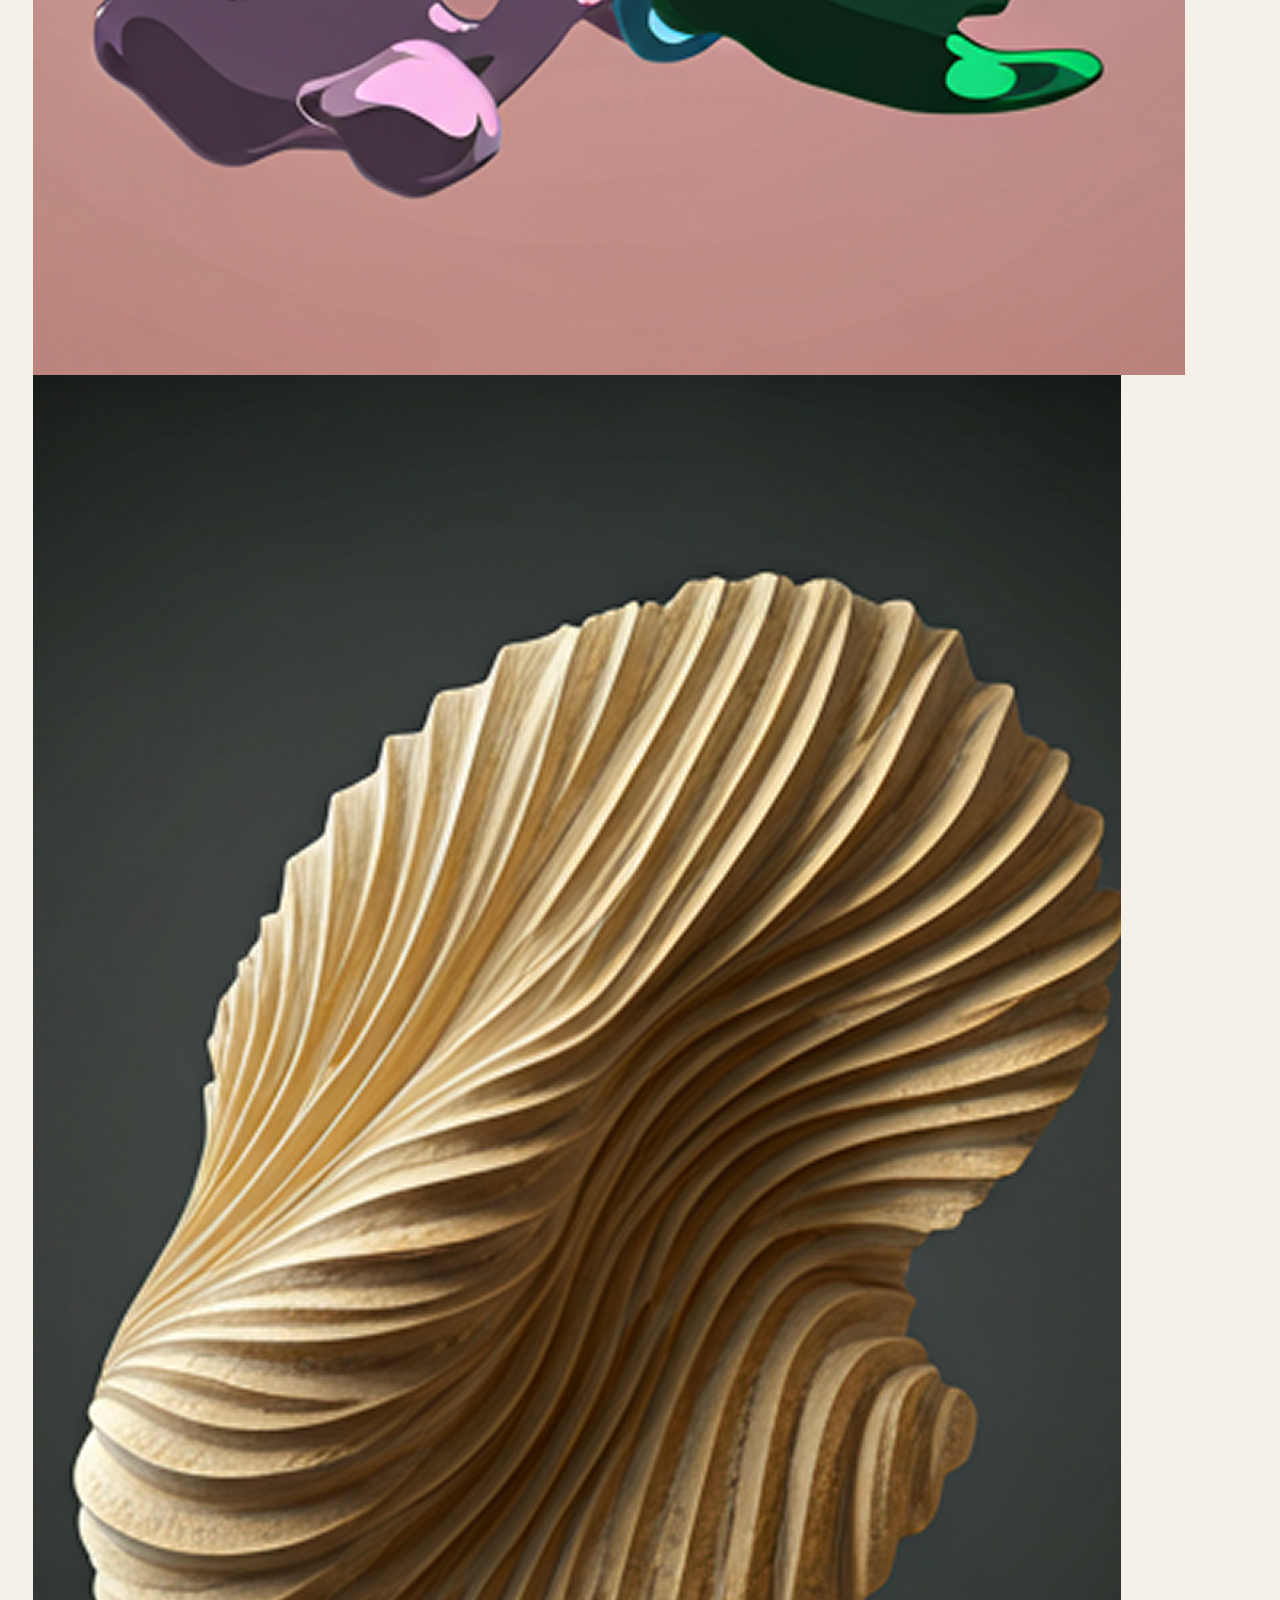
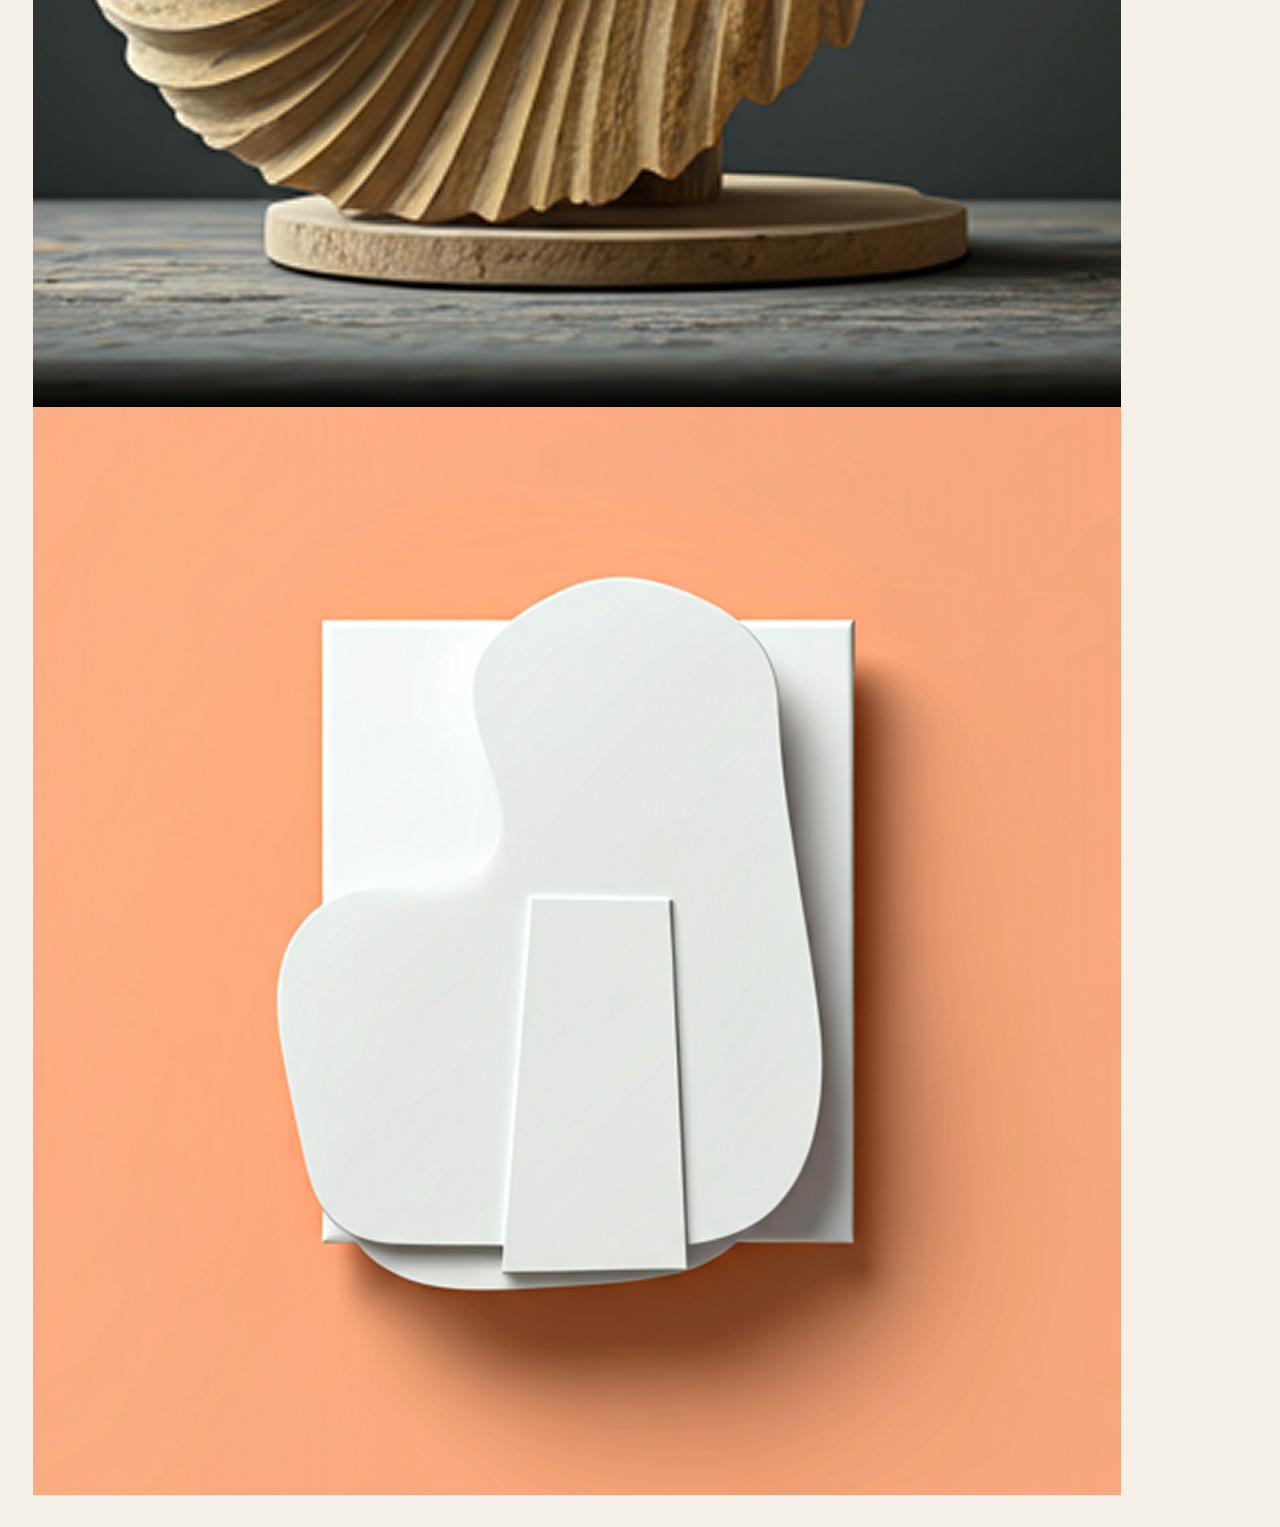
<file: work.html>
<!DOCTYPE html>
<html lang="en">

<head>
	<meta charset="UTF-8">
	<meta name="viewport" content="width=device-width, initial-scale=1.0">
	<link rel="preconnect" href="https://fonts.googleapis.com">
	<link rel="preconnect" href="https://fonts.gstatic.com" crossorigin>
	<link href="https://fonts.googleapis.com/css2?family=Noto%20Serif:wght@400;500;700&display=swap" rel="stylesheet">
	<link href="https://fonts.googleapis.com/css2?family=Manrope:wght@400;500;700&display=swap" rel="stylesheet">
	<link rel="stylesheet" href="styles/main.css">
	<title>Document</title>
</head>

<body>
	<div class="wrapper">
		<header class="header">
			<div class="header__container">
				<a href="#" aria-label="Logotype" class="header__logo"> Alina <span>.</span>
				</a>
				<nav class="header__nav">
					<ul class="header__menu menu">
						<li class="menu__item">
							<a href="index.html" class="menu__link">Home</a>
						</li>
						<li class="menu__item">
							<a href="index.html#work" class="menu__link">Work</a>
						</li>
						<li class="menu__item">
							<a href="index.html#process" class="menu__link">Process</a>
						</li>
						<li class="menu__item">
							<a href="index.html#faqs" class="menu__link">FAQs</a>
						</li>
						<li class="menu__item">
							<a href="index.html#contact" class="menu__link">Contact</a>
						</li>
					</ul>
				</nav>
				<div class="header__actions actions-header">
					<div class="actions-header__toggle-theme theme-toggle">
						<label tabindex="0" aria-label="Toggle Light Theme">
							<input class="sr-only" name="color-scheme" value="light" type="radio">
							<svg>
								<use xlink:href="assets/svg-sprite.svg#sun"></use>
							</svg>
						</label>
						<label tabindex="0" aria-label="Toggle Dark Theme">
							<input class="sr-only" name="color-scheme" value="dark" type="radio">
							<svg>
								<use xlink:href="assets/svg-sprite.svg#moon"></use>
							</svg>
						</label>
					</div>
				</div>
			</div>
		</header>
		<main>
			<section class="hero">
				<div class="hero__container">
					<div class="hero__body">
						<h1 class="hero__title">Alina <span>Veres</span></h1>
						<p class="hero__subtitle">Portfolio</p>
					</div>
					<a href="#portfolio" class="hero__scroll-link">Scroll to explore</a>
				</div>
			</section>
			<section class="portfolio" id="portfolio">
				<div class="portfolio__container">
					<div class="heading-block">
						<h2 class="heading-block__title">Portfolio</h2>
						<p class="heading-block__subtitle">A selection of Alina Veres' recent work</p>
					</div>
					<ul class="works-list">
						<li>
							<a href="#">
								<img src="assets/img/work/01.jpg" alt="Project 1">
							</a>
						</li>
						<li>
							<a href="#">
								<img src="assets/img/work/04.jpg" alt="Project 1">
							</a>
						</li>
						<li>
							<a href="#">
								<img src="assets/img/work/05.jpg" alt="Project 1">
							</a>
						</li>
						<li>
							<a href="#">
								<img src="assets/img/work/02.jpg" alt="Project 1">
							</a>
						</li>
						<li>
							<a href="#">
								<img src="assets/img/work/06.jpg" alt="Project 1">
							</a>
						</li>
						<li>
							<a href="#">
								<img src="assets/img/work/07.jpg" alt="Project 1">
							</a>
						</li>
						<li>
							<a href="#">
								<img src="assets/img/work/03.jpg" alt="Project 1">
							</a>
						</li>
						<li>
							<a href="#">
								<img src="assets/img/work/08.jpg" alt="Project 1">
							</a>
						</li>
						<li>
							<a href="#">
								<img src="assets/img/work/09.jpg" alt="Project 1">
							</a>
						</li>
					</ul>
				</div>
			</section>
		</main>
	</div>
</body>

</html>
</file>
<file: styles/main.css>
@layer reset;

@import "tokens/theme-scheme.css";
@import "tokens/tokens.css";
@import "tokens/motion.css";
@import "base/reset.css";
@import "base/utilities.css";
@import "animations/keyframes.css";
@import "layout/header.css";
@import "layout/hero.css";
@import "layout/work.css";
@import "layout/quote.css";
@import "layout/process.css";
@import "layout/contact.css";
@import "layout/faqs.css";
@import "components/heading-block.css";
@import "components/carousel.css";
@import "components/button.css";
@import "components/select.css";
@import "components/faqs.css";
@import "pages/work.css";

body {
	 view-transition-name: page;
	background-color: var(--surface-primary);
	color: var(--text-primary);
	line-height: var(--line-height-tight);
	font-family: var(--font-family-sans-serif);

	transition:
		background-color var(--motion-duration-slow),
		color var(--motion-duration-slow);

	:has(input[name="menu-toggle"]:checked) & {
		overflow: hidden;
	}
}
.wrapper {
	overflow: clip;
}
section {
	scroll-margin-top: 4.4375rem;
	padding-block: var(--spacing-xl);
	min-height: 100svh;
}
</file>
